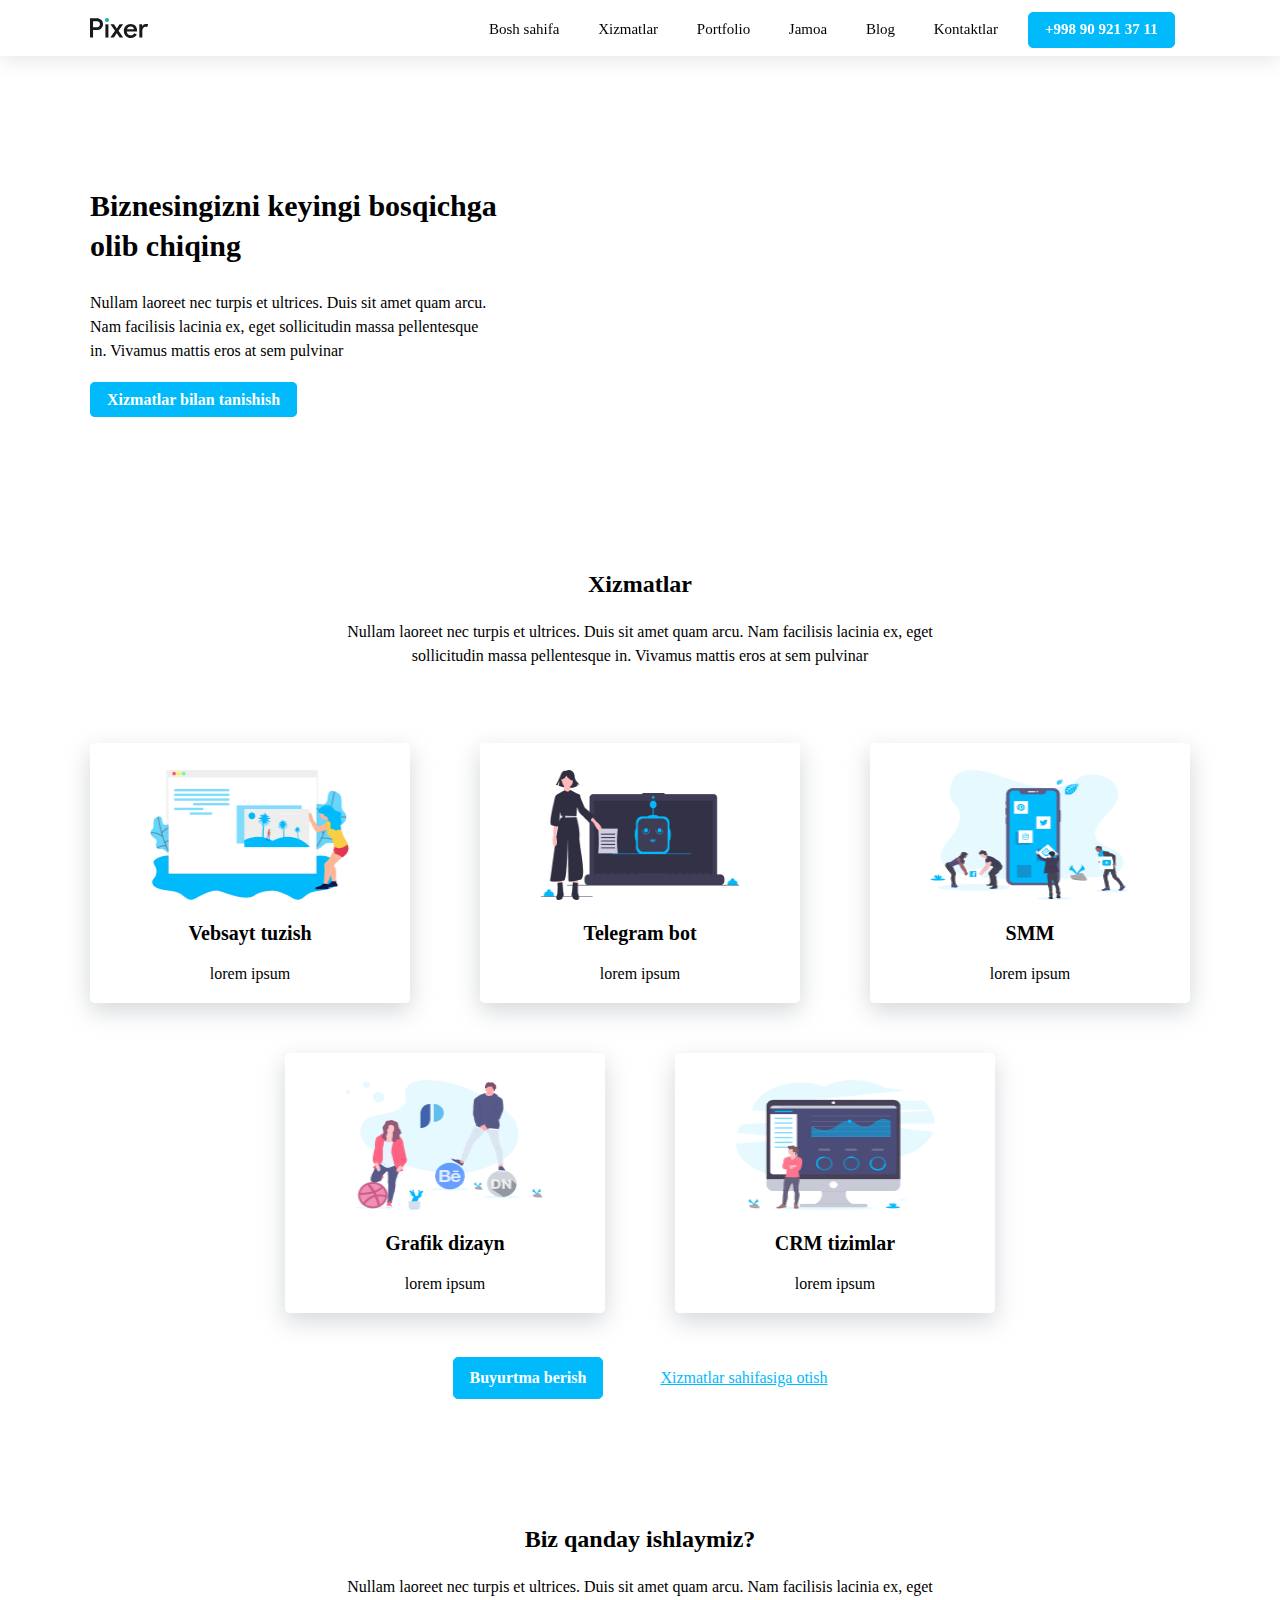
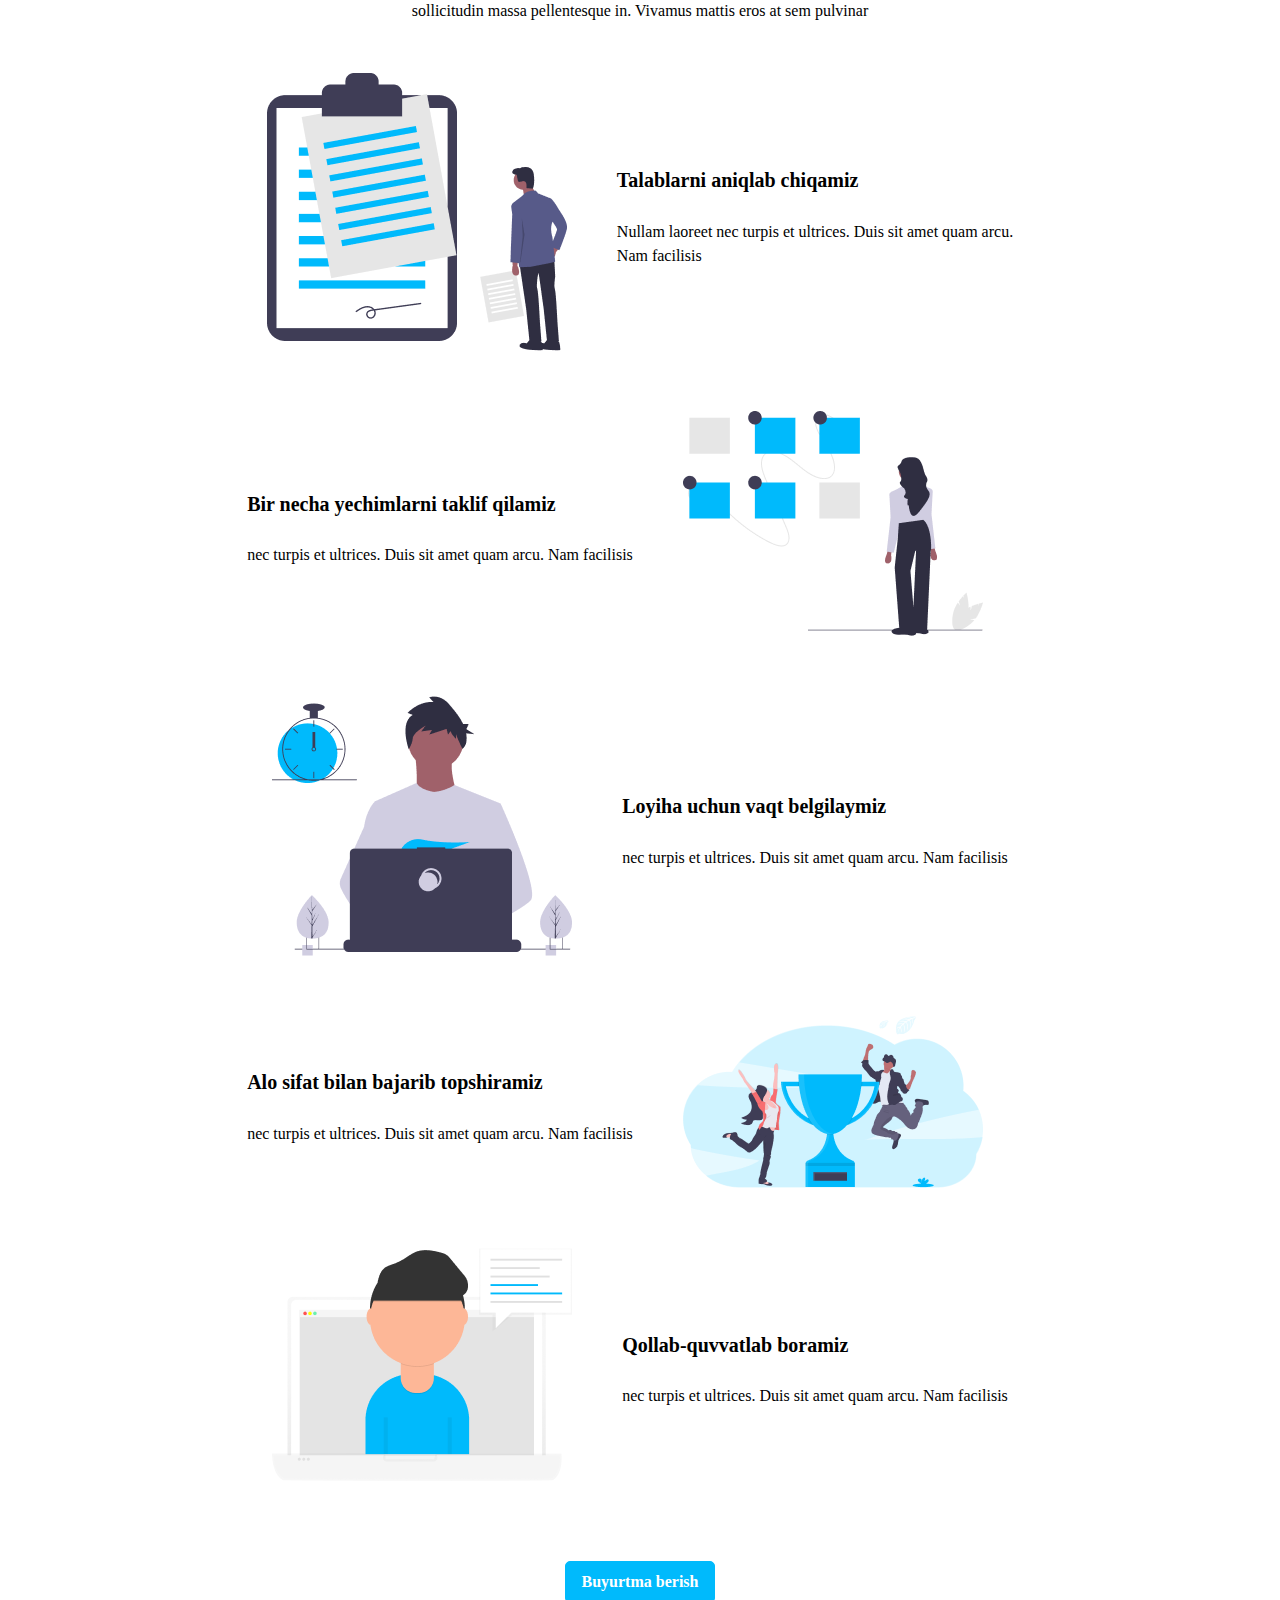
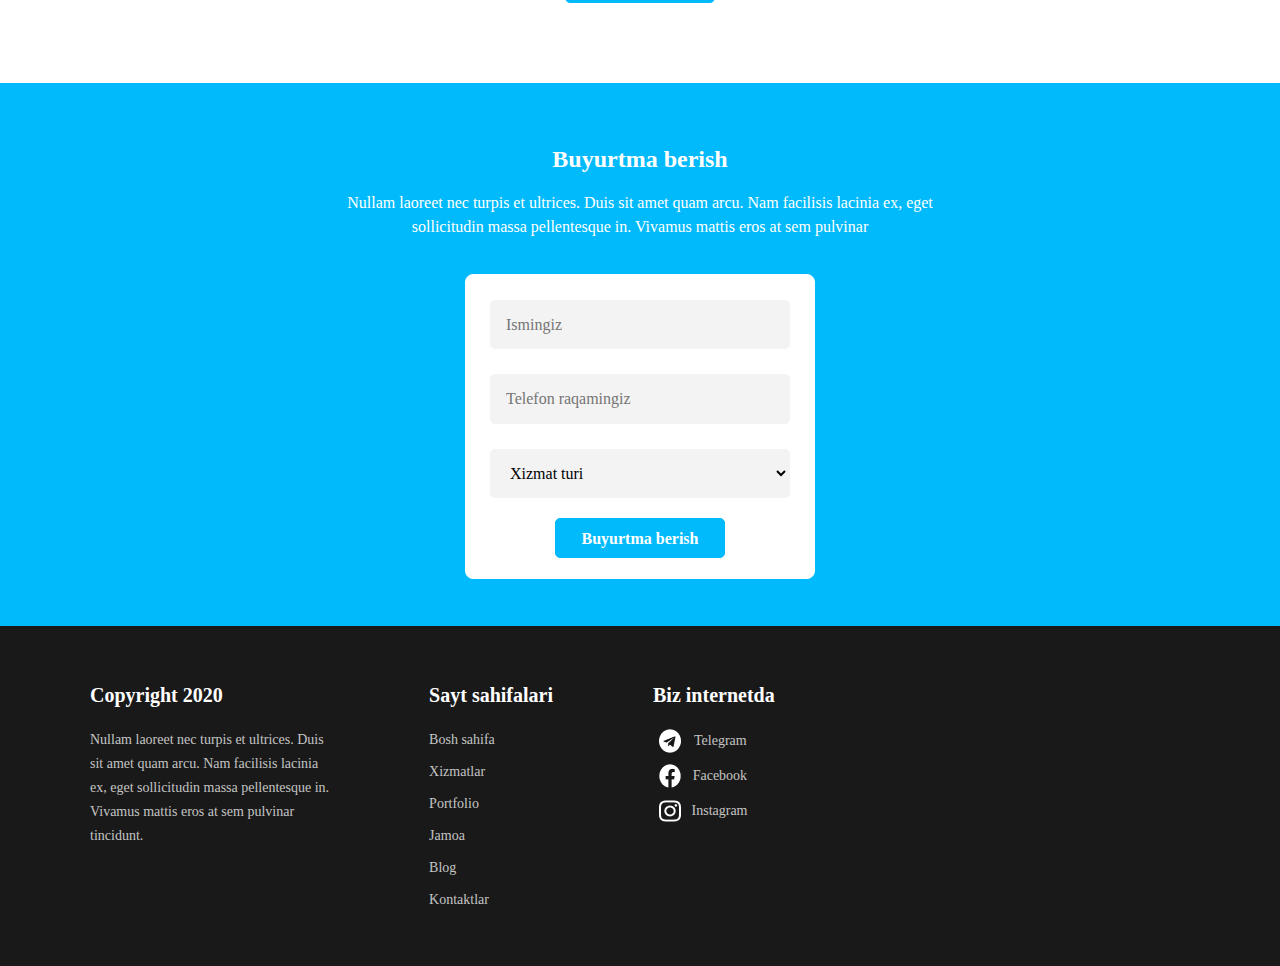
<file: index.html>
<!DOCTYPE html>
<html lang="en">
<head>
  <meta charset="UTF-8">
  <meta http-equiv="X-UA-Compatible" content="IE=edge">
  <meta name="viewport" content="width=device-width, initial-scale=1.0">
  <title>Bosh sahifa</title>
  <link rel="stylesheet" href="./styles/normalize.css">
  <link rel="stylesheet" href="./styles/main.css">
</head>
<body>
  
  <div class="box-shadow">
    <div class="container">
      <div class="logo-line">
      <a href="index.html"><img src="./img/pixer-logo.svg" alt="logotype"></a>
      <ul class="navigation-list">
        <li class="navigation-list-item"><a class="navigation-list-item" href="#">Bosh sahifa</a></li>
        <li class="navigation-list-item"><a class="navigation-list-item" href="#">Xizmatlar</a></li>
        <li class="navigation-list-item"><a class="navigation-list-item" href="#">Portfolio</a></li>
        <li class="navigation-list-item"><a class="navigation-list-item" href="#">Jamoa</a></li>
        <li class="navigation-list-item"><a class="navigation-list-item" href="#">Blog</a></li>
        <li class="navigation-list-item"><a class="navigation-list-item" href="#">Kontaktlar</a></li>
      </ul>
      <a class="tel-number" href="tel:+998909213711">+998 90 921 37 11</a>
    </div>
  </div>
</div>
<div class="container">
  <div class="hero-content">
    <div class="hero-text-content">
      <h2 class="hero-heading">
        Biznesingizni keyingi bosqichga <br> olib chiqing
      </h2>
      <p class="hero-text">Nullam laoreet nec turpis et ultrices. Duis sit amet quam arcu. <br> Nam facilisis lacinia ex, eget 
      sollicitudin massa pellentesque <br> in. Vivamus mattis eros at sem pulvinar</p>
      <a class="benefits-button" href="./Xizmatlar.html" target="_blank">Xizmatlar bilan tanishish</a>
    </div>
    <iframe width="560" height="315" src="https://www.youtube.com/embed/6_pru8U2RmM" title="YouTube video player" frameborder="0" allow="accelerometer; autoplay; clipboard-write; encrypted-media; gyroscope; picture-in-picture" allowfullscreen></iframe>
  </div>
</div>
<div class="container">
  <h3 class="benefits-heading">Xizmatlar</h3>
  <p class="benefits-text">Nullam laoreet nec turpis et ultrices. Duis sit amet quam arcu. Nam facilisis lacinia ex, eget <br> sollicitudin massa pellentesque in. Vivamus mattis eros at sem pulvinar</p>
  <div class="cards">
    <ul class="cards-list">
      <li class="cards-list-item">
        <a class="cards-list-item-link" href="#">
        <img class="cards-img" src="./img/website-illustration.png" alt="website-illustration">
        <h4 class="cards-heading">Vebsayt tuzish</h4>
        <span class="cards-text">lorem ipsum</span>
        </a>
      </li>
      <li class="cards-list-item">
        <a class="cards-list-item-link" href="#">
        <img class="cards-img" src="./img/bot-illustration.png"  alt="website-illustration">
        <h4 class="cards-heading">Telegram bot</h4>
        <span class="cards-text">lorem ipsum</span>
        </a>
      </li>
      <li class="cards-list-item">
        <a class="cards-list-item-link" href="#">
        <img class="cards-img" src="./img/smm-illustration.png" alt="website-illustration">
        <h4 class="cards-heading">SMM</h4>
        <span class="cards-text">lorem ipsum</span>
        </a>
      </li>
    </ul>
    <ul class="cards-list second">
      <li class="cards-list-item">
        <a class="cards-list-item-link" href="#">
        <img class="cards-img" src="./img/design-illustration.png" alt="website-illustration">
        <h4 class="cards-heading">Grafik dizayn</h4>
        <span class="cards-text">lorem ipsum</span>
        </a>
      </li>
      <li class="cards-list-item">
        <a class="cards-list-item-link" href="#">
        <img class="cards-img" src="./img/crm-illustration.png" alt="website-illustration">
        <h4 class="cards-heading">CRM tizimlar</h4>
        <span class="cards-text">lorem ipsum</span>
        </a>
      </li>
    </ul>
  </div>
</div>
<div class="container">
  <div class="links">
  <button class="benefits-button">Buyurtma berish</button>
  <a class="benefits-link" href="#">Xizmatlar sahifasiga otish</a>
</div>
</div>
<div class="container">
  <h3 class="benefits-heading working">Biz qanday ishlaymiz?</h3>
  <p class="benefits-text">Nullam laoreet nec turpis et ultrices. Duis sit amet quam arcu. Nam facilisis lacinia ex, eget <br> 
  sollicitudin massa pellentesque in. Vivamus mattis eros at sem pulvinar</p>
    <ul class="bottom">
      <li class="bottom-item">
        <img class="bottom-img" src="/img/step-illlustration.png" alt="website-illustration">
        <div>
          <h4 class="bottom-cards-heading">Talablarni aniqlab chiqamiz</h4>
          <p class="bottom-cards-text">Nullam laoreet nec turpis et ultrices. Duis sit amet quam arcu. <br> Nam facilisis</p>
        </div>
      </li>
      <li class="bottom-item">
        <div class="with-img">
          <h4 class="bottom-cards-heading">Bir necha yechimlarni taklif qilamiz</h4>
          <p class="bottom-cards-text">nec turpis et ultrices. Duis sit amet quam arcu. Nam facilisis</p>
        </div>
        <img class="bottom-img" src="./img/step-illlustration-2.png" alt="website-illustration">
      </li>
      <li class="bottom-item">
        <img class="bottom-img" src="./img/step-illustration-3.png" alt="website-illustration">
        <div>
          <h4 class="bottom-cards-heading">Loyiha uchun vaqt belgilaymiz</h4>
          <p class="bottom-cards-text">nec turpis et ultrices. Duis sit amet quam arcu. Nam facilisis</p>
        </div>
      </li>
      <li class="bottom-item">
        <div class="with-img">
          <h4 class="bottom-cards-heading">Alo sifat bilan bajarib topshiramiz</h4>
          <p class="bottom-cards-text">nec turpis et ultrices. Duis sit amet quam arcu. Nam facilisis</p>
        </div>
        <img class="bottom-img" src="./img/step-illustration-4.png" alt="website-illustration">
      </li>
      <li class="bottom-item">
        <img class="bottom-img" src="./img/step-illustration-5.png" alt="website-illustration">
        <div>
          <h4 class="bottom-cards-heading">Qollab-quvvatlab boramiz</h4>
          <p class="bottom-cards-text">nec turpis et ultrices. Duis sit amet quam arcu. Nam facilisis</p>
        </div>
      </li>
      <li class="bottom-item">
        <button class="benefits-button bottom-button">Buyurtma berish</button>
      </li>
    </ul>
  </div>
  <div class="back-color-form">
    <div class="container">
      <div class="form-text-content">
      <h3 class="form-heading">
        Buyurtma berish
      </h3>
      <p class="form-text">
        Nullam laoreet nec turpis et ultrices. Duis sit amet quam arcu. Nam facilisis lacinia ex, eget <br> sollicitudin massa pellentesque in. Vivamus mattis eros at sem pulvinar
      </p>
    </div>
    <form class="form" action="https://echo.htmlacademy.ru" method="post">
      <input type="text" class="form-input" placeholder="Ismingiz" autocomplete="off" required name="name">
      <input type="text" class="form-input" placeholder="Telefon raqamingiz" autocomplete="off" required name="phone-number">
      <select class="form-input select" name="benefits-type">
        <option value="question" selected disabled hidden>Xizmat turi</option>
        <option value="Vebsayt">Vebsayt</option>
        <option value="Telegram bot">Telegram bot</option>
        <option value="SMM">SMM</option>
        <option value="Grafik dizayn">Grafik dizayn</option>
        <option value="CRM tizim">CRM tizim</option>
      </select>
      <button type="submit" class="benefits-button bottom-button form-submit">Buyurtma berish</button>
    </form>
    </div>
  </div>
  <div class="back-color-footer">
    <div class="container">
      <div class="footer-content">
      <div class="footer-text-content">
        <h2 class="footer-heading">Copyright 2020</h2>
        <p class="footer-text-b">
          Nullam laoreet nec turpis et ultrices. Duis <br> sit amet quam arcu. Nam facilisis lacinia <br> ex, eget sollicitudin massa pellentesque in. <br> Vivamus mattis eros at sem pulvinar <br> tincidunt.
        </p>
      </div>
      <div class="footer-text-content">
        <h2 class="footer-heading">Sayt sahifalari</h2>
        <a class="footer-text points" href="#">Bosh sahifa</a>
        <a class="footer-text points" href="#">Xizmatlar</a>
        <a class="footer-text points" href="#">Portfolio</a>
        <a class="footer-text points" href="#">Jamoa</a>
        <a class="footer-text points" href="#">Blog</a>
        <a class="footer-text points" href="#">Kontaktlar</a>
      </div>
      <div class="footer-text-content">
        <h2 class="footer-heading">Biz internetda</h2>
        <a class="footer-links" href="#">
          <img src="./img/telegram.png" alt="Telegram-icon">
          Telegram
        </a>
        <a class="footer-links" href="#">
          <img src="./img/facebook.png" alt="Facebook-icon">
          Facebook
        </a>
        <a class="footer-links" href="#">
          <img src="./img/instagram.png" alt="Instagram-icon">
          Instagram
        </a>
      </div>
    </div>

  </div>
</div>

</body>
</html>
</file>
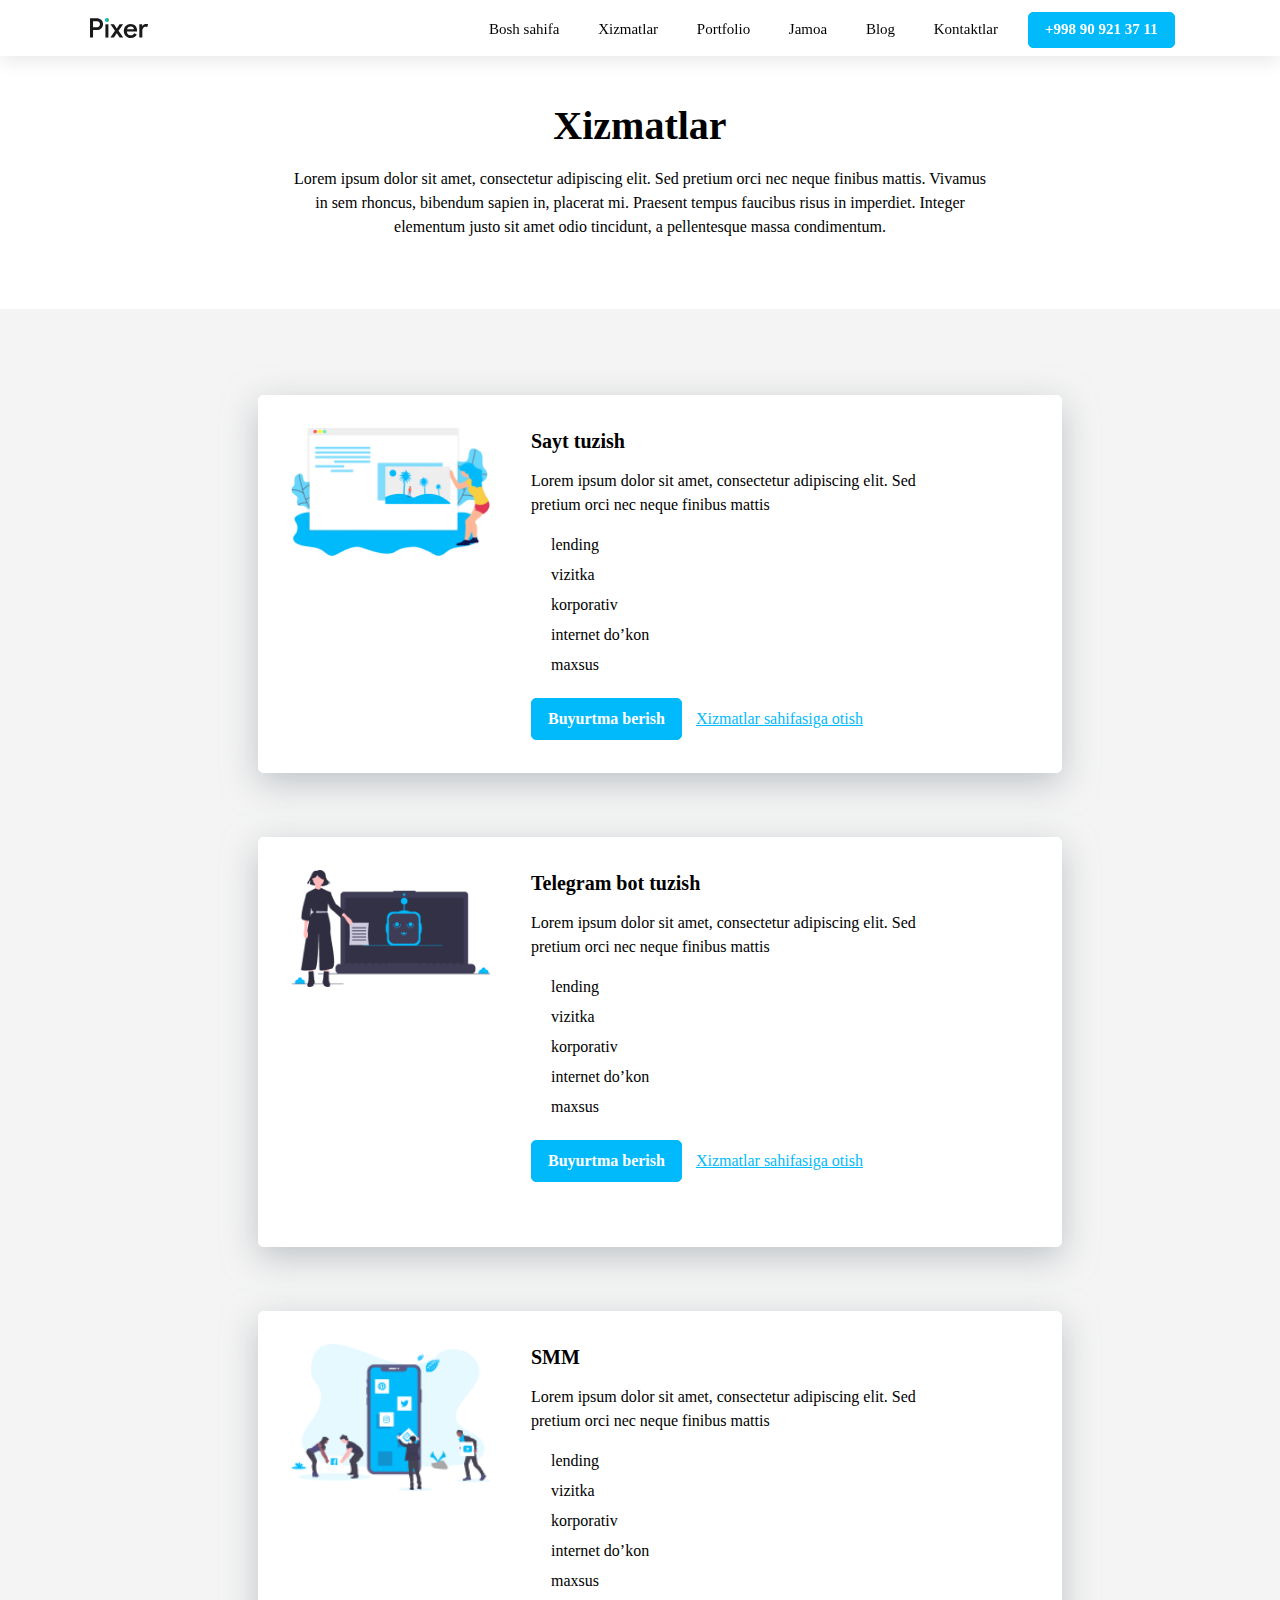
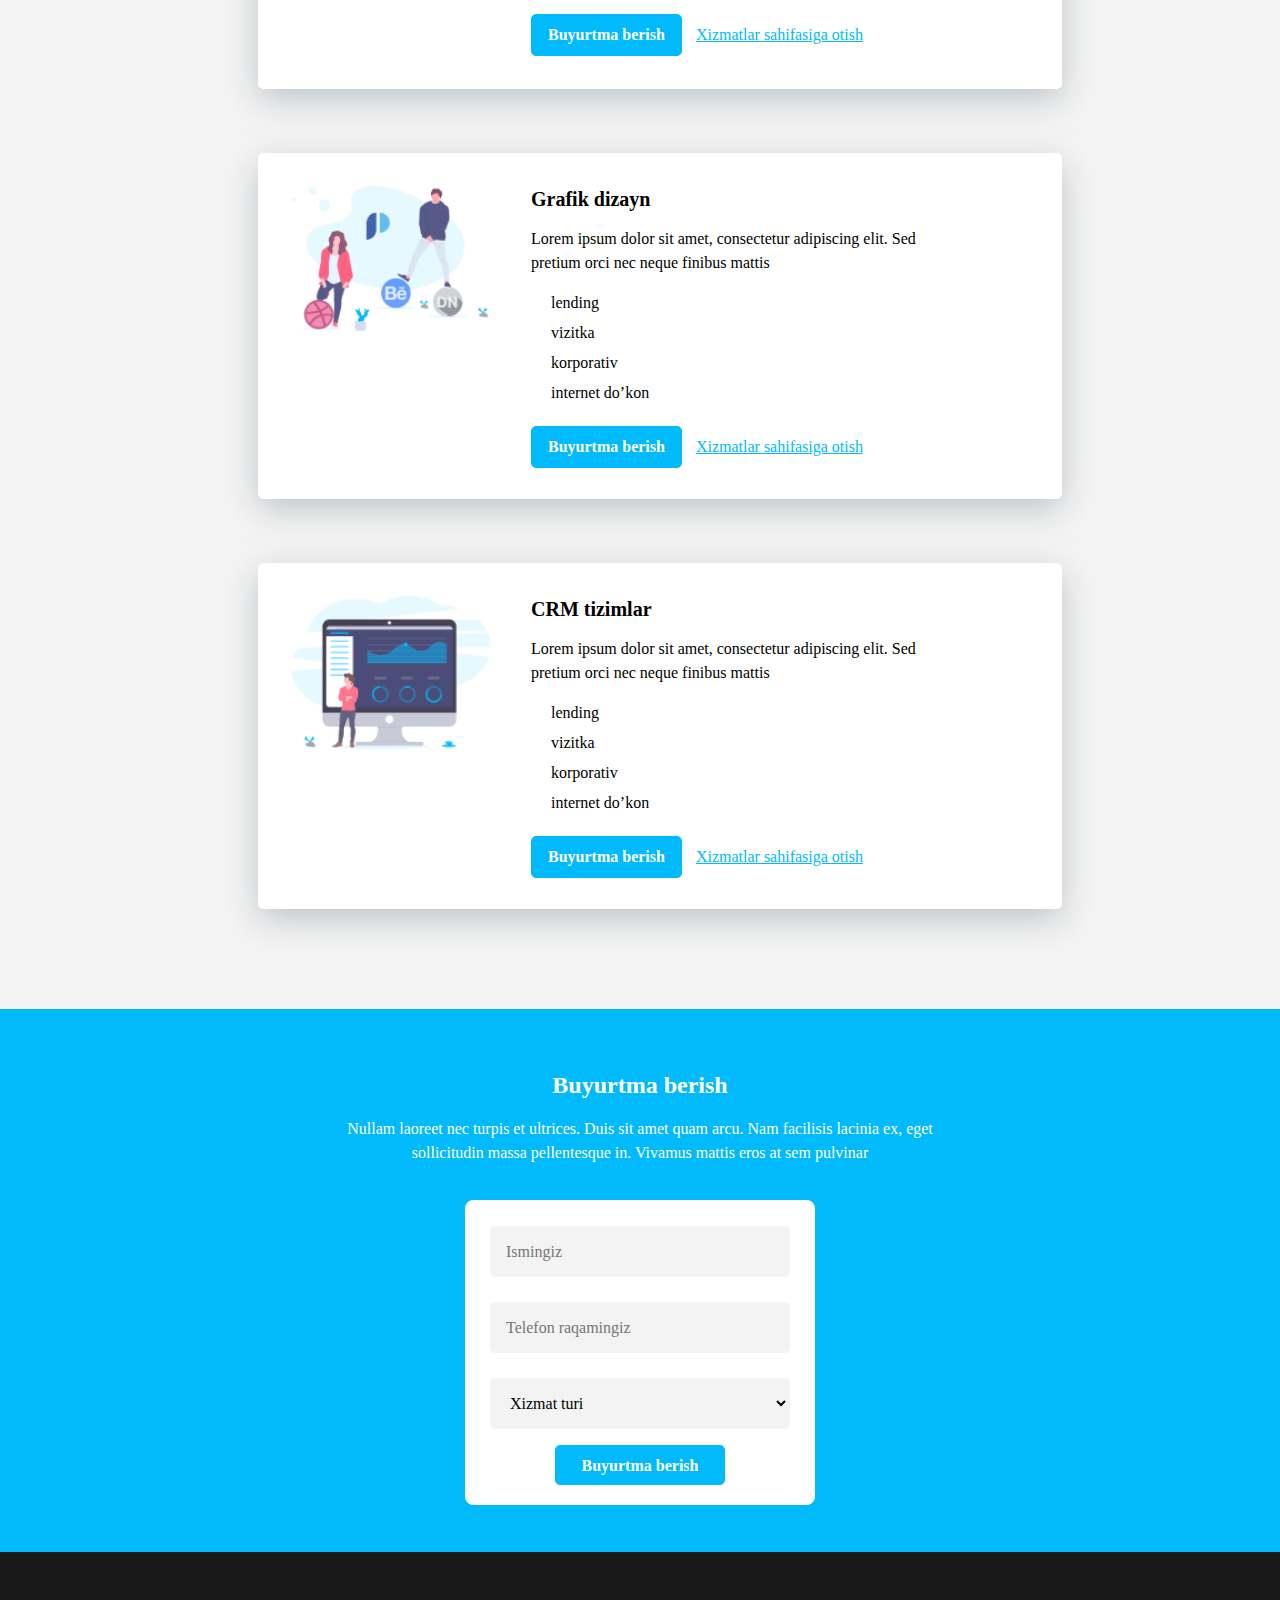
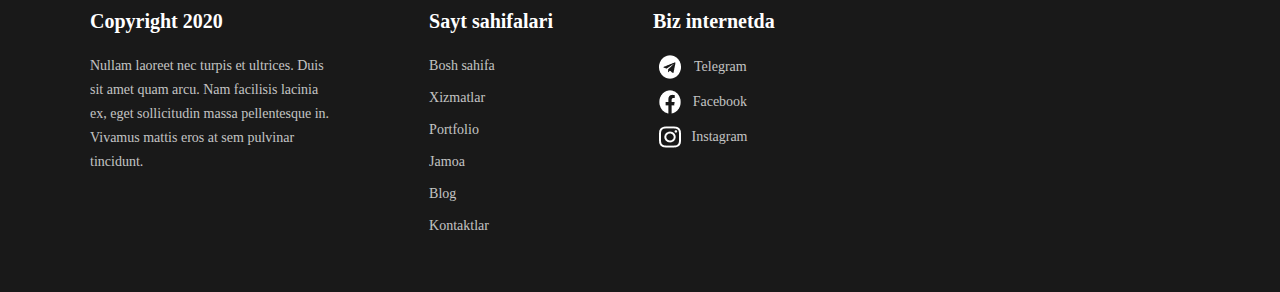
<file: Xizmatlar.html>
<!DOCTYPE html>
<html lang="en">
<head>
  <meta charset="UTF-8">
  <meta http-equiv="X-UA-Compatible" content="IE=edge">
  <meta name="viewport" content="width=device-width, initial-scale=1.0">
  <title>Xizmatlar</title>
  <link rel="stylesheet" href="./styles/normalize.css">
  <link rel="stylesheet" href="./styles/xizmatlar.css">
</head>
<body>
  <div class="box-shadow">
    <div class="container">
      <div class="logo-line">
      <a href="index.html"><img src="./img/pixer-logo.svg" alt="logotype"></a>
      <ul class="navigation-list">
        <li class="navigation-list-item"><a class="navigation-list-item" href="#">Bosh sahifa</a></li>
        <li class="navigation-list-item"><a class="navigation-list-item" href="#">Xizmatlar</a></li>
        <li class="navigation-list-item"><a class="navigation-list-item" href="#">Portfolio</a></li>
        <li class="navigation-list-item"><a class="navigation-list-item" href="#">Jamoa</a></li>
        <li class="navigation-list-item"><a class="navigation-list-item" href="#">Blog</a></li>
        <li class="navigation-list-item"><a class="navigation-list-item" href="#">Kontaktlar</a></li>
      </ul>
      <a class="tel-number" href="tel:+998909213711">+998 90 921 37 11</a>
    </div>
  </div>
</div>
<div class="container">
  <div class="benefits-text-content">
  <h3 class="benefits-heading">Xizmatlar</h3>
  <p class="benefits-text">Lorem ipsum dolor sit amet, consectetur adipiscing elit. Sed pretium orci nec neque finibus mattis. Vivamus <br> in sem rhoncus, bibendum sapien in, placerat mi. Praesent tempus faucibus risus in imperdiet. Integer <br> elementum justo sit amet odio tincidunt, a pellentesque massa condimentum.</p>
</div>
</div>
<div class="back-color-cards">
  <div class="container">
    <ul class="cards-list">
      <li class="cards-list-item">
        <div class="item-content">
          <img class="illustrations" src="./img/website-illustration.png" alt="website-illustration" width="200px" height="128px">
          <div class="cards-text-content">
            <h2 class="cards-heading">Sayt tuzish</h2>
            <p class="cards-text">
              Lorem ipsum dolor sit amet, consectetur adipiscing elit. Sed <br> pretium orci nec neque finibus mattis
            </p>
            <ul class="spans">
              <li class="cards-elements">lending</li>
              <li class="cards-elements">vizitka</li>
              <li class="cards-elements">korporativ</li>
              <li class="cards-elements">internet do’kon</li>
              <li class="cards-elements">maxsus</li>
            </ul>
              <div class="links">
              <button class="benefits-button">Buyurtma berish</button>
              <a class="benefits-link" href="#">Xizmatlar sahifasiga otish</a>
            </div>
        </div>
        </div>
      </li>
      <li class="cards-list-item second">
        <div class="item-content">
          <img class="illustrations" src="./img/bot-illustration.png" alt="website-illustration" width="200px" height="117px">
          <div class="cards-text-content">
            <h2 class="cards-heading">Telegram bot tuzish</h2>
            <p class="cards-text">
              Lorem ipsum dolor sit amet, consectetur adipiscing elit. Sed <br> pretium orci nec neque finibus mattis
            </p>
            <ul class="spans">
              <li class="cards-elements">lending</li>
              <li class="cards-elements">vizitka</li>
              <li class="cards-elements">korporativ</li>
              <li class="cards-elements">internet do’kon</li>
              <li class="cards-elements">maxsus</li>
            </ul>
              <div class="links">
              <button class="benefits-button">Buyurtma berish</button>
              <a class="benefits-link" href="#">Xizmatlar sahifasiga otish</a>
            </div>
        </div>
        </div>
      </li>
      <li class="cards-list-item">
        <div class="item-content">
          <img class="illustrations" src="./img/smm-illustration.png" alt="website-illustration" width="200px" height="147px">
          <div class="cards-text-content">
            <h2 class="cards-heading">SMM</h2>
            <p class="cards-text">
              Lorem ipsum dolor sit amet, consectetur adipiscing elit. Sed <br> pretium orci nec neque finibus mattis
            </p>
            <ul class="spans">
              <li class="cards-elements">lending</li>
              <li class="cards-elements">vizitka</li>
              <li class="cards-elements">korporativ</li>
              <li class="cards-elements">internet do’kon</li>
              <li class="cards-elements">maxsus</li>
            </ul>
              <div class="links">
              <button class="benefits-button">Buyurtma berish</button>
              <a class="benefits-link" href="#">Xizmatlar sahifasiga otish</a>
            </div>
        </div>
        </div>
      </li>
      <li class="cards-list-item last">
        <div class="item-content">
          <img class="illustrations" src="./img/design-illustration.png" alt="website-illustration" width="200px" height="145px">
          <div class="cards-text-content">
            <h2 class="cards-heading">Grafik dizayn</h2>
            <p class="cards-text">
              Lorem ipsum dolor sit amet, consectetur adipiscing elit. Sed <br> pretium orci nec neque finibus mattis
            </p>
            <ul class="spans">
              <li class="cards-elements">lending</li>
              <li class="cards-elements">vizitka</li>
              <li class="cards-elements">korporativ</li>
              <li class="cards-elements">internet do’kon</li>
            </ul>
            <div class="links">
              <button class="benefits-button">Buyurtma berish</button>
              <a class="benefits-link" href="#">Xizmatlar sahifasiga otish</a>
            </div>
        </div>
        </div>
      </li>
      <li class="cards-list-item last">
        <div class="item-content">
          <img class="illustrations" src="./img/crm-illustration.png" alt="website-illustration" width="200px" height="153px">
          <div class="cards-text-content">
            <h2 class="cards-heading">CRM tizimlar</h2>
            <p class="cards-text">
              Lorem ipsum dolor sit amet, consectetur adipiscing elit. Sed <br> pretium orci nec neque finibus mattis
            </p>
            <ul class="spans">
              <li class="cards-elements">lending</li>
              <li class="cards-elements">vizitka</li>
              <li class="cards-elements">korporativ</li>
              <li class="cards-elements">internet do’kon</li>
            </ul>
              <div class="links">
              <button class="benefits-button">Buyurtma berish</button>
              <a class="benefits-link" href="#">Xizmatlar sahifasiga otish</a>
            </div>
        </div>
        </div>
      </li>
    </ul>
  </div>
</div>
<div class="back-color-form">
  <div class="container">
    <div class="form-text-content">
    <h3 class="form-heading">
      Buyurtma berish
    </h3>
    <p class="form-text">
      Nullam laoreet nec turpis et ultrices. Duis sit amet quam arcu. Nam facilisis lacinia ex, eget <br> sollicitudin massa pellentesque in. Vivamus mattis eros at sem pulvinar
    </p>
  </div>
  <form class="form" action="https://echo.htmlacademy.ru" method="post">
    <input type="text" class="form-input" placeholder="Ismingiz" autocomplete="off" required name="name">
    <input type="text" class="form-input" placeholder="Telefon raqamingiz" autocomplete="off" required name="phone-number">
    <select class="form-input select" name="benefits-type">
      <option value="question" selected disabled hidden>Xizmat turi</option>
      <option value="Vebsayt">Vebsayt</option>
      <option value="Telegram bot">Telegram bot</option>
      <option value="SMM">SMM</option>
      <option value="Grafik dizayn">Grafik dizayn</option>
      <option value="CRM tizim">CRM tizim</option>
    </select>
    <button type="submit" class="benefits-button bottom-button form-submit">Buyurtma berish</button>
  </form>
  </div>
</div>
<div class="back-color-footer">
  <div class="container">
    <div class="footer-content">
    <div class="footer-text-content">
      <h2 class="footer-heading">Copyright 2020</h2>
      <p class="footer-text-b">
        Nullam laoreet nec turpis et ultrices. Duis <br> sit amet quam arcu. Nam facilisis lacinia <br> ex, eget sollicitudin massa pellentesque in. <br> Vivamus mattis eros at sem pulvinar <br> tincidunt.
      </p>
    </div>
    <div class="footer-text-content">
      <h2 class="footer-heading">Sayt sahifalari</h2>
      <a class="footer-text points" href="#">Bosh sahifa</a>
      <a class="footer-text points" href="#">Xizmatlar</a>
      <a class="footer-text points" href="#">Portfolio</a>
      <a class="footer-text points" href="#">Jamoa</a>
      <a class="footer-text points" href="#">Blog</a>
      <a class="footer-text points" href="#">Kontaktlar</a>
    </div>
    <div class="footer-text-content">
      <h2 class="footer-heading">Biz internetda</h2>
      <a class="footer-links" href="#">
        <img src="./img/telegram.png" alt="Telegram-icon">
        Telegram
      </a>
      <a class="footer-links" href="#">
        <img src="./img/facebook.png" alt="Facebook-icon">
        Facebook
      </a>
      <a class="footer-links" href="#">
        <img src="./img/instagram.png" alt="Instagram-icon">
        Instagram
      </a>
    </div>
</div>
</div>  
</body>
</html>
</file>
<file: styles/main.css>
* {
  box-sizing: border-box;
}

.box-shadow {
  position: fixed;
  height: 56px;
  left: 0%;
  right: 0%;
  top: 0px; 
  margin-right: auto;
  margin-left: auto;
  margin-bottom: 100px;
  border: solid 2px #fff;
  background-color: #fff;
  box-shadow: 0px 4px 20px rgba(0, 0, 0, 0.1);
}

.container {
  max-width: 1130px;
  padding-left: 15px;
  padding-right: 15px;
  margin-left: auto;
  margin-right: auto;
}

.logo-line {
  width: 1100px;
  height: 56px;
  display: flex;
  align-items: center;
}

.navigation-list {
  list-style-type: none;
  display: flex;
  width: 549px;
  justify-content: space-between;
  margin-left: 300px;
  margin-right: 30px;
}

.navigation-list:active {
  padding-top: 17px;
  height: 56px;
  background-color: rgba(25, 25, 25, 0.7);;
}

.navigation-list-item {
  text-decoration: none;
  font-family: 'Open Sans';
  font-weight: 400;
  font-size: 15px;
  color: rgba(0, 0, 0, 1);
}

.tel-number {
  text-decoration: none;
  border: solid 1px rgba(0, 186, 252, 1);
  padding: 8px 16px;
  border-radius: 5px;
  background-color: rgba(0, 186, 252, 1);
  font-family: 'Open Sans';
  font-weight: 700;
  font-size: 15px;
  color: rgba(255, 255, 255, 1);
}

.tel-number:hover {
  border: solid rgb(49, 165, 207);
  color: rgb(49, 165, 207);
  background-color: #fff;
  border-radius: 5px;
}

.tel-number:active {
  color: #fff;
  background-color: rgba(0, 186, 252, 0.6);
  border-radius: 5px;
}

.hero-content {
  display: flex;
  width: 1100px;
  height: 258px;
  justify-content: space-between;
  align-items: center;
  margin-top: 170px;
  margin-bottom: 140px;
}

.hero-heading {
  margin: 0;
  font-family: 'Open Sans';
  font-weight: 700;
  font-size: 30px;
  line-height: 40px;
  color: rgba(0, 0, 0, 1);
  margin-bottom: 25px;
}

.hero-text {
  margin: 0;
  margin-bottom: 25px;
  font-family: 'Open Sans';
  font-weight: 400;
  font-size: 16px;
  line-height: 24px;
  color: rgba(0, 0, 0, 1);
}

.benefits-button {
  padding: 8px 16px;
  border: solid 1px rgba(0, 186, 252, 1);
  background-color: rgba(0, 186, 252, 1);
  font-family: 'Open Sans';
  font-weight: 700;
  font-size: 16px;
  line-height: 24px;
  color: rgba(255, 255, 255, 1);
  border-radius: 5px;
  text-decoration: none;
  cursor: pointer;
}

.benefits-button:hover {
  color: #fff;
  background-color: rgba(0, 186, 252, 0.6);
}

.benefits-button:active {
  color: #fff;
  background-color: rgba(0, 186, 252, 0.8);
}

.benefits-heading {
  font-family: 'Open Sans';
  font-weight: 700;
  font-size: 24px;
  line-height: 32px;
  text-align: center;
  color: rgba(0, 0, 0, 1);
  margin: 0;
  margin-bottom: 20px;
}

.benefits-text {
  font-family: 'Open Sans';
  font-weight: 400;
  font-size: 16px;
  line-height: 24px;
  text-align: center;
  color: rgba(0, 0, 0, 1);
  margin: 0;
  margin-bottom: 25px;
}

.cards {
  display: flex;
  flex-direction: column;
}

.cards-list {
  display: flex;
  align-items: center;
  justify-content: space-between;
  width: 1100px;
  height: 260px;
  list-style-type: none;
  padding: 0;
  margin: 0;
  margin-top: 50px;
}

.cards-list-item {
  width: 320px;
  height: 260px;
  padding-top: 25px;
  text-align: center;
  border: solid 2px white;
  box-shadow: rgba(149, 157, 165, 0.419) 0px 8px 24px;
  border-radius: 5px;
  transition: ease 1s;
}

.cards-list-item:hover {
  transform: scale(1.2);
}

.cards-list-item:active {
  background: #FFFFFF;
  box-shadow: 0px 4px 4px rgba(0, 0, 0, 0.2);
  border-radius: 5px;
}

.cards-list-item-link{
  text-decoration: none;
  color: black;
}

.cards-img {
  width: 200px;
  height: 130px;
}

.cards-heading {
  font-family: 'Open Sans';
  font-weight: 700;
  font-size: 20px;
  line-height: 26px;
  color: rgba(0, 0, 0, 1);
  margin: 0;
  margin-top: 16px;
  margin-bottom: 16px;
}

.cards-text {
  font-family: 'Open Sans';
  font-weight: 400;
  font-size: 16px;
  line-height: 24px;
  color: rgba(0, 0, 0, 1);
  margin: 0;
}

.second {
  width: 710px;
  margin-left: auto;
  margin-right: auto;
  margin-bottom: 40px;
}

.links {
  display: flex;
  justify-content: space-between;
  align-items: center;
  width: 375px;
  height: 50px;
  margin-right: auto;
  margin-left: auto;
}

.benefits-link {
  font-family: 'Open Sans';
  font-weight: 400;
  font-size: 16px;
  line-height: 24px;
  color: rgba(0, 186, 252, 1);
}

.working {
  margin-top: 120px;
}

.bottom {
  display: flex;
  align-items: center;
  justify-content: space-between;
  width: 1100px;
  list-style-type: none;
  padding: 0;
  margin: 0;
  margin-top: 50px;
  flex-direction: column;
}

.bottom-item {
  display: flex;
  align-items: center;
  margin-bottom: 60px;
  margin-left: auto;
  margin-right: auto;
}

.bottom-img {
  margin-right: 50px;
}

.bottom-cards-heading {
  font-family: 'Open Sans';
  font-size: 20px;
  font-weight: 700;
  line-height: 26px;
  color: rgba(0, 0, 0, 1);
}

.bottom-cards-text {
  font-family: 'Open Sans';
  font-size: 16px;
  font-weight: 400;
  line-height: 24px;
  color: rgba(0, 0, 0, 1);
}

.with-img {
  margin-right: 50px;
}

.bottom-button {
  margin-top: 20px;
  margin-bottom: 20px;
}

.back-color-form {
  background-color: rgba(0, 186, 252, 1);
  height: 543px;
}

.form-text-content {
  margin-left: auto;
  margin-right: auto;
  text-align: center;
  padding-top: 60px;
}

.form-heading {
  font-family: 'Open Sans';
  font-weight: 700;
  font-size: 24px;
  line-height: 32px;
  color: rgba(255, 255, 255, 1);
  margin: 0;
  padding-bottom: 16px;
}

.form-text {
  font-family: 'Open Sans';
  font-weight: 400;
  font-size: 16px;
  line-height: 24px;
  color: rgba(255, 255, 255, 1);
  margin: 0;
}

.form {
  width: 350px;
  height: 305px;
  background-color: rgba(255, 255, 255, 1);
  display: flex;
  flex-direction: column;
  margin-left: auto;
  margin-right: auto;
  margin-top: 35px;
  border: solid 1px rgba(255, 255, 255, 1);
  border-radius: 8px;
}

.form-input {
  width: 300px;
  height: 56px;
  margin-left: auto;
  margin-right: auto;
  margin-top: 25px;
  border: solid 1px rgba(243, 243, 243, 1);
  border-radius: 5px;
  background-color: rgba(243, 243, 243, 1);
  padding-left: 15px;
}

.form-submit {
  width: 170px;
  height: 40px;
  margin-left: auto;
  margin-right: auto;
}

.back-color-footer {
  height: 340px;
  background-color: rgba(25, 25, 25, 1);
}

.footer-content {
  display: flex;
}

.footer-text-content {
  display: flex;
  flex-direction: column;
  margin-right: 100px;
  margin-top: 56px;
}

.footer-heading {
  font-family: 'Open Sans';
  font-weight: 700;
  font-size: 20px;
  line-height: 26px;
  color: rgba(255, 255, 255, 1);
  margin: 0;
  margin-bottom: 20px;
}

.footer-text-b{
  font-family: 'Open Sans';
  font-weight: 400;
  font-size: 14px;
  line-height: 24px;
  color: rgba(255, 255, 255, 0.748);
  margin: 0;
}

.footer-text {
  text-decoration: none;
  font-family: 'Open Sans';
  font-weight: 400;
  font-size: 14px;
  line-height: 24px;
  color: rgba(255, 255, 255, 0.748);
  margin: 0;
}

.footer-text:hover{
  color: #00BAFC;
}

.footer-text:active{
  color: #00BAFC;
  opacity: 0.6;
}

.points {
  margin-bottom: 8px;
}

.footer-links {
  display: flex;
  align-items: center;
  justify-content: space-around;
  width: 100px;
  height: 25px;
  margin-bottom: 10px;
  font-family: 'Open Sans';
  font-weight: 400;
  font-size: 14px;
  line-height: 24px;
  color: rgba(255, 255, 255, 0.748);
  text-decoration: none;
}

.footer-links:hover{
  color: #00BAFC;
}

.footer-links:active{
  color: #00BAFC;
  opacity: 0.6;
}
</file>
<file: styles/xizmatlar.css>
* {
  box-sizing: border-box;
}

.box-shadow {
  position: fixed;
  height: 56px;
  left: 0%;
  right: 0%;
  top: 0px; 
  margin-right: auto;
  margin-left: auto;
  margin-bottom: 100px;
  border: solid 2px #fff;
  background-color: #fff;
  box-shadow: 0px 4px 20px rgba(0, 0, 0, 0.1);
}

.container {
  max-width: 1130px;
  padding-left: 15px;
  padding-right: 15px;
  margin-left: auto;
  margin-right: auto;
}

.logo-line {
  width: 1100px;
  height: 56px;
  display: flex;
  align-items: center;
}

.navigation-list {
  list-style-type: none;
  display: flex;
  width: 549px;
  justify-content: space-between;
  margin-left: 300px;
  margin-right: 30px;
}

.navigation-list-item {
  text-decoration: none;
  font-family: 'Open Sans';
  font-weight: 400;
  font-size: 15px;
  color: rgba(0, 0, 0, 1);
}

.tel-number {
  text-decoration: none;
  border: solid 1px rgba(0, 186, 252, 1);
  padding: 8px 16px;
  border-radius: 5px;
  background-color: rgba(0, 186, 252, 1);
  font-family: 'Open Sans';
  font-weight: 700;
  font-size: 15px;
  color: rgba(255, 255, 255, 1);
}

.tel-number:hover{
  border: solid rgb(49, 165, 207);
  color: rgb(49, 165, 207);
  background-color: #fff;
  border-radius: 5px;
}

.tel-number:active {
  color: #fff;
  background-color: rgba(0, 186, 252, 0.6);
  border-radius: 5px;
}

.benefits-text-content {
  margin-top: 100px;
  margin-left: auto;
  margin-right: auto;
  text-align: center;
}

.benefits-heading {
  font-family: 'Open Sans';
  font-weight: 700;
  font-size: 40px;
  line-height: 52px;
  color: rgba(0, 0, 0, 1);
  margin: 0;
  margin-bottom: 15px;
}

.benefits-text {
  font-family: 'Open Sans';
  font-weight: 400;
  font-size: 16px;
  line-height: 24px;
  color: rgba(0, 0, 0, 1);
  margin: 0;
}

.back-color-cards {
  margin-top: 70px;
  height: 2300px;
  background-color: rgba(244, 244, 244, 1);
  padding: 70px 0px;
}

.cards-list {
  list-style-type: none;
  display: flex;
  flex-direction: column;
}

.cards-list-item {
  width: 804px;
  height: 378px;
  margin-bottom: 64px;
  background-color: #fff;
  margin-left: auto;
  margin-right: auto;
  border: solid 1px #fff;
  border-radius: 5px;
  box-shadow: 0px 10px 34px rgba(149, 157, 165, 0.563);
}

.second {
  height: 410px;
}

.last {
  height: 346px;
}

.item-content {
  display: flex;
  width: 740px;
  height: 314px;
  margin: 32px;
}

.cards-text-content {
  margin-left: 40px;
  width: 500px;
  height: 314px;
}

.cards-heading {
  font-family: 'Open Sans';
  font-weight: 700;
  font-size: 20px;
  line-height: 26px;
  color: rgba(0, 0, 0, 1);
  margin: 0;
  margin-bottom: 15px;
}

.cards-text {
  font-family: 'Open Sans';
  font-weight: 400;
  font-size: 16px;
  line-height: 24px;
  color: rgba(0, 0, 0, 1);
  margin: 0;
  margin-bottom: 15px;
}

.spans{
  display: flex;
  flex-direction: column;
  padding: 0;
}

.cards-elements{
  margin-bottom: 4px;
  height: 26px;
  display: flex;
  align-items: center;
  font-family: 'Open Sans';
  font-weight: 400;
  font-size: 16px;
  line-height: 24px;
  color: rgba(0, 0, 0, 1);
}

.cards-elements::before{
  width: 20px;
  height: 20px;
  content:radial-gradient(circle, rgba(0,186,252,1) 38%, rgba(255,255,255,1) 38%);
}


.benefits-button {
  padding: 8px 16px;
  border: solid 1px rgba(0, 186, 252, 1);
  background-color: rgba(0, 186, 252, 1);
  font-family: 'Open Sans';
  font-weight: 700;
  font-size: 16px;
  line-height: 24px;
  color: rgba(255, 255, 255, 1);
  border-radius: 5px;
  text-decoration: none;
  margin-top: 16px;
}

.benefits-button:hover {
  background-color: rgb(49, 165, 207);
}

.benefits-button:active {
  background-color: rgb(47, 122, 150);
}

.benefits-link {
  font-family: 'Open Sans';
  font-weight: 400;
  font-size: 16px;
  line-height: 24px;
  color: rgba(0, 186, 252, 1);
  margin-left: 10px;
}

.back-color-form {
  background-color: rgba(0, 186, 252, 1);
  height: 543px;
}

.form-text-content {
  margin-left: auto;
  margin-right: auto;
  text-align: center;
  padding-top: 60px;
}

.form-heading {
  font-family: 'Open Sans';
  font-weight: 700;
  font-size: 24px;
  line-height: 32px;
  color: rgba(255, 255, 255, 1);
  margin: 0;
  padding-bottom: 16px;
}

.form-text {
  font-family: 'Open Sans';
  font-weight: 400;
  font-size: 16px;
  line-height: 24px;
  color: rgba(255, 255, 255, 1);
  margin: 0;
}

.form {
  width: 350px;
  height: 305px;
  background-color: rgba(255, 255, 255, 1);
  display: flex;
  flex-direction: column;
  margin-left: auto;
  margin-right: auto;
  margin-top: 35px;
  border: solid 1px rgba(255, 255, 255, 1);
  border-radius: 8px;
}

.form-input {
  width: 300px;
  height: 51px;
  margin-left: auto;
  margin-right: auto;
  margin-top: 25px;
  border: solid 1px rgba(243, 243, 243, 1);
  border-radius: 5px;
  background-color: rgba(243, 243, 243, 1);
  padding-left: 15px;
}

.form-submit {
  width: 170px;
  height: 40px;
  margin-left: auto;
  margin-right: auto;
}

.back-color-footer {
  height: 340px;
  background-color: rgba(25, 25, 25, 1);
}

.footer-content {
  display: flex;
}

.footer-text-content {
  display: flex;
  flex-direction: column;
  margin-right: 100px;
  margin-top: 56px;
}

.footer-heading {
  font-family: 'Open Sans';
  font-weight: 700;
  font-size: 20px;
  line-height: 26px;
  color: rgba(255, 255, 255, 1);
  margin: 0;
  margin-bottom: 20px;
}

.footer-text-b{
  font-family: 'Open Sans';
  font-weight: 400;
  font-size: 14px;
  line-height: 24px;
  color: rgba(255, 255, 255, 0.748);
  margin: 0;
}

.footer-text {
  text-decoration: none;
  font-family: 'Open Sans';
  font-weight: 400;
  font-size: 14px;
  line-height: 24px;
  color: rgba(255, 255, 255, 0.748);
  margin: 0;
}

.footer-text:hover{
  color: #00BAFC;
}

.footer-text:active{
  color: #00BAFC;
  opacity: 0.6;
}

.points {
  margin-bottom: 8px;
}

.footer-links {
  display: flex;
  align-items: center;
  justify-content: space-around;
  width: 100px;
  height: 25px;
  margin-bottom: 10px;
  font-family: 'Open Sans';
  font-weight: 400;
  font-size: 14px;
  line-height: 24px;
  color: rgba(255, 255, 255, 0.748);
  text-decoration: none;
}

.footer-links:hover{
  color: #00BAFC;
}

.footer-links:active{
  color: #00BAFC;
  opacity: 0.6;
}
</file>
